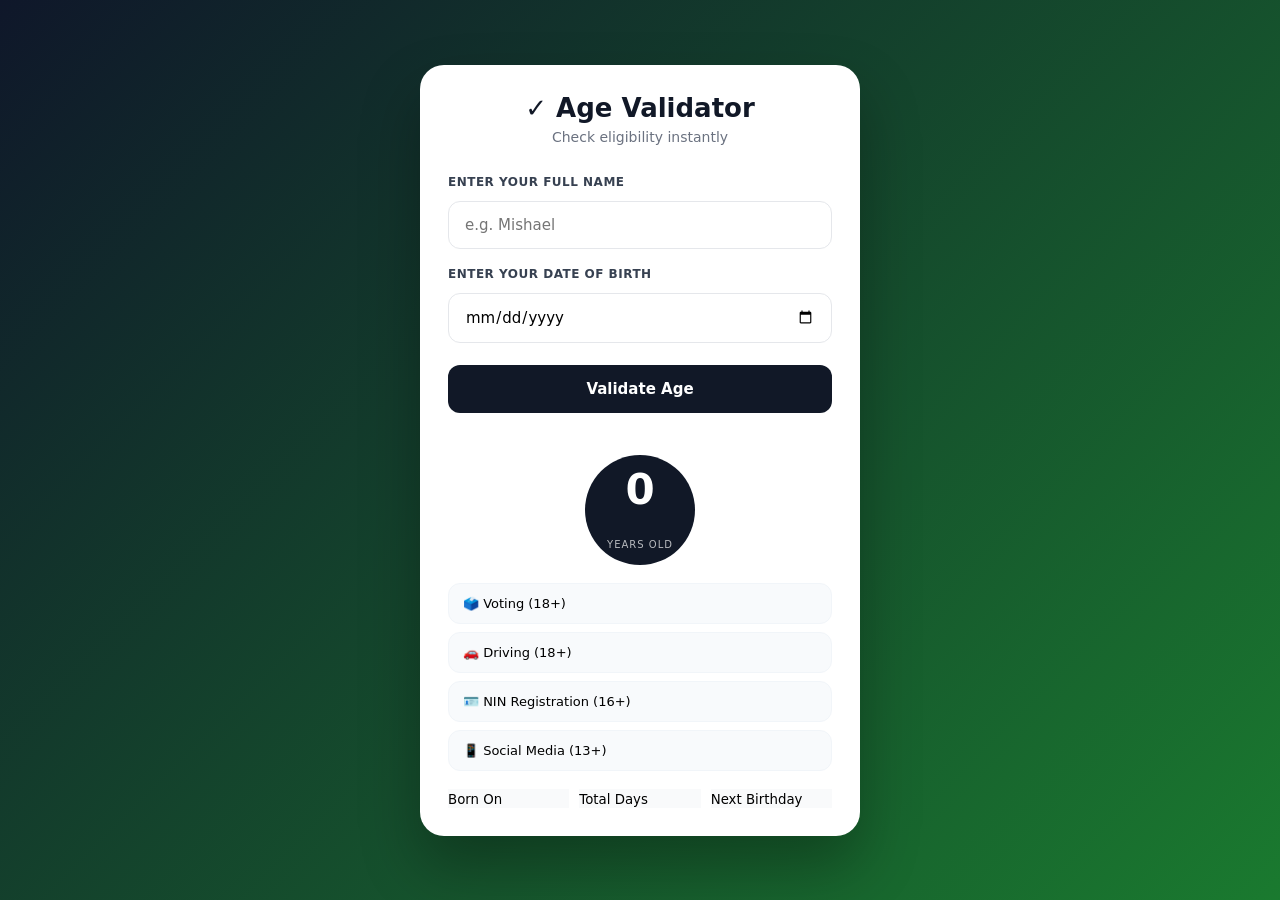
<file: age validator/index.html>
<!DOCTYPE html>
<html lang="en">
<head>
  <meta charset="UTF-8">
  <meta name="viewport" content="width=device-width, initial-scale=1.0">
  <title>Age Validator - DTA</title>
  <link rel="stylesheet" href="index.css">
</head>
<body>

  <div class="container">
    <div class="header">
      <h1>✓ Age Validator</h1>
      <p>Check eligibility instantly</p>
    </div>

    <div class="form-box">
      <label>Enter Your Full Name</label>
      <input type="text" id="nameInput" placeholder="e.g. Mishael">

      <label>Enter Your Date of Birth</label>
      <input type="date" id="dobInput">

      <button id="checkBtn">Validate Age</button>
      <p id="error" class="error"></p>
    </div>

    <div id="resultCard" class="result hidden">
      <div class="age-circle">
        <span id="ageNumber">0</span>
        <small>YEARS OLD</small>
      </div>

      <h2 id="greeting"></h2>
      <p id="category" class="category"></p>

      <div class="checks">
        <div class="check" id="voteCheck"><span>🗳️ Voting (18+)</span><b></b></div>
        <div class="check" id="driveCheck"><span>🚗 Driving (18+)</span><b></b></div>
        <div class="check" id="ninCheck"><span>🪪 NIN Registration (16+)</span><b></b></div>
        <div class="check" id="socialCheck"><span>📱 Social Media (13+)</span><b></b></div>
      </div>

      <div class="stats">
        <div><small>Born On</small><b id="bornOn"></b></div>
        <div><small>Total Days</small><b id="totalDays"></b></div>
        <div><small>Next Birthday</small><b id="nextBirthday"></b></div>
      </div>
    </div>
  </div>

  <script src="index.js"></script>
</body>
</html>
</file>
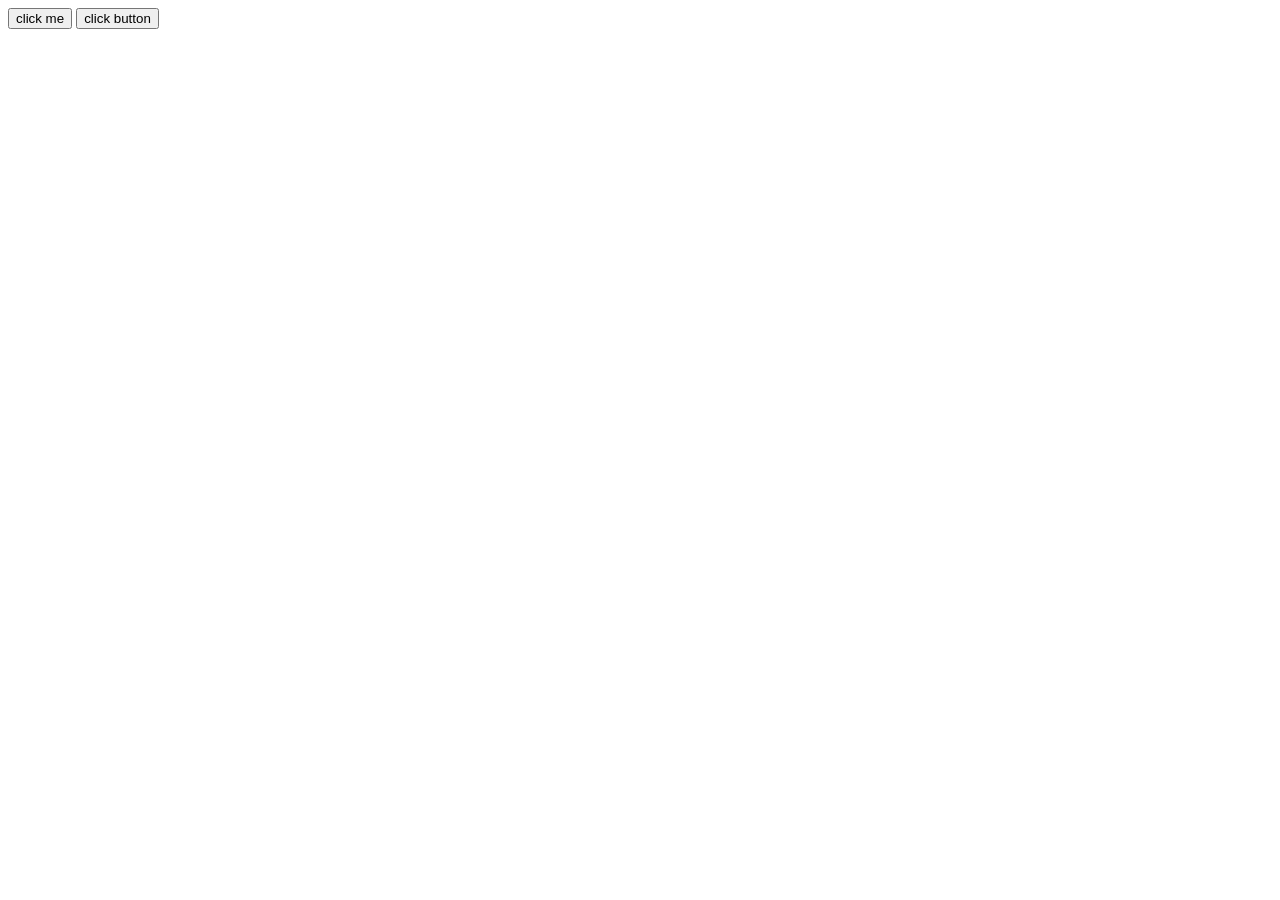
<file: day-1/index.html>
<!DOCTYPE html>
<html lang="en">
<head>
    <meta charset="UTF-8">
    <meta name="viewport" content="width=, initial-scale=1.0">
    <title>Document</title>
</head>
<body>
   <button onclick="alert('you are welcome to my js class')">click me</button>
   <button onclick="prompt('enter your name')">click button</button> 


<script src="index.js"></script>
</body>
</html>
</file>
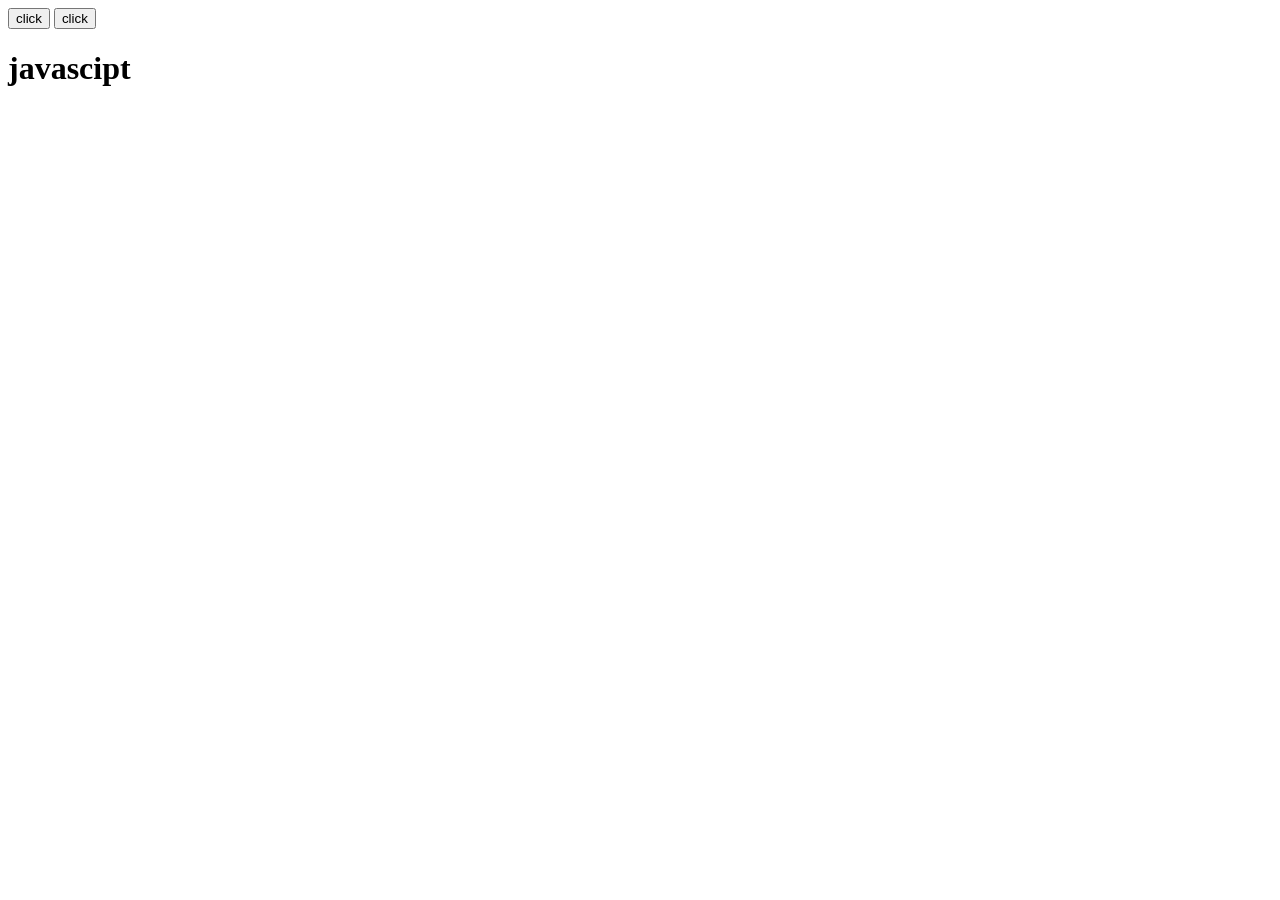
<file: day-3/index.html>
<!DOCTYPE html>
<html lang="en">
<head>
    <meta charset="UTF-8">
    <meta name="viewport" content="width=device-width, initial-scale=1.0">
    <title>Document</title>
</head>
<body>
    <button onclick="alert('you are welcome to my js class')">click</button>
    <button onclick="prompt('enter your age')">click</button>
    <h1>javascipt</h1>
    <script src="index.js"></script>
</body>
</html>
</file>
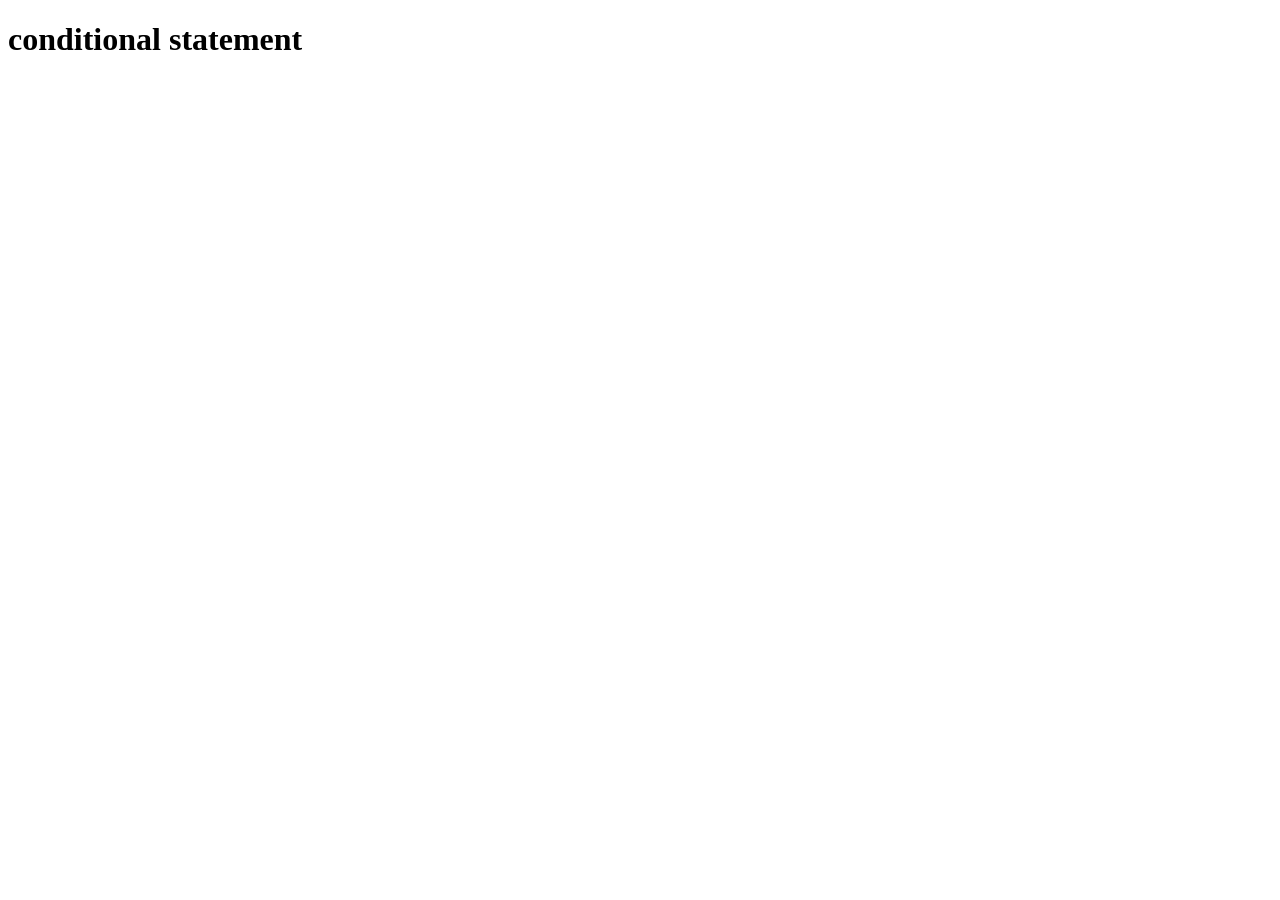
<file: day-4/index.html>
<!DOCTYPE html>
<html lang="en">
<head>
    <meta charset="UTF-8">
    <meta name="viewport" content="width=device-width, initial-scale=1.0">
    <title>Document</title>
</head>
<body>

    <h1>conditional statement</h1>
    <script src="index.js"></script>
</body>
</html>
</file>
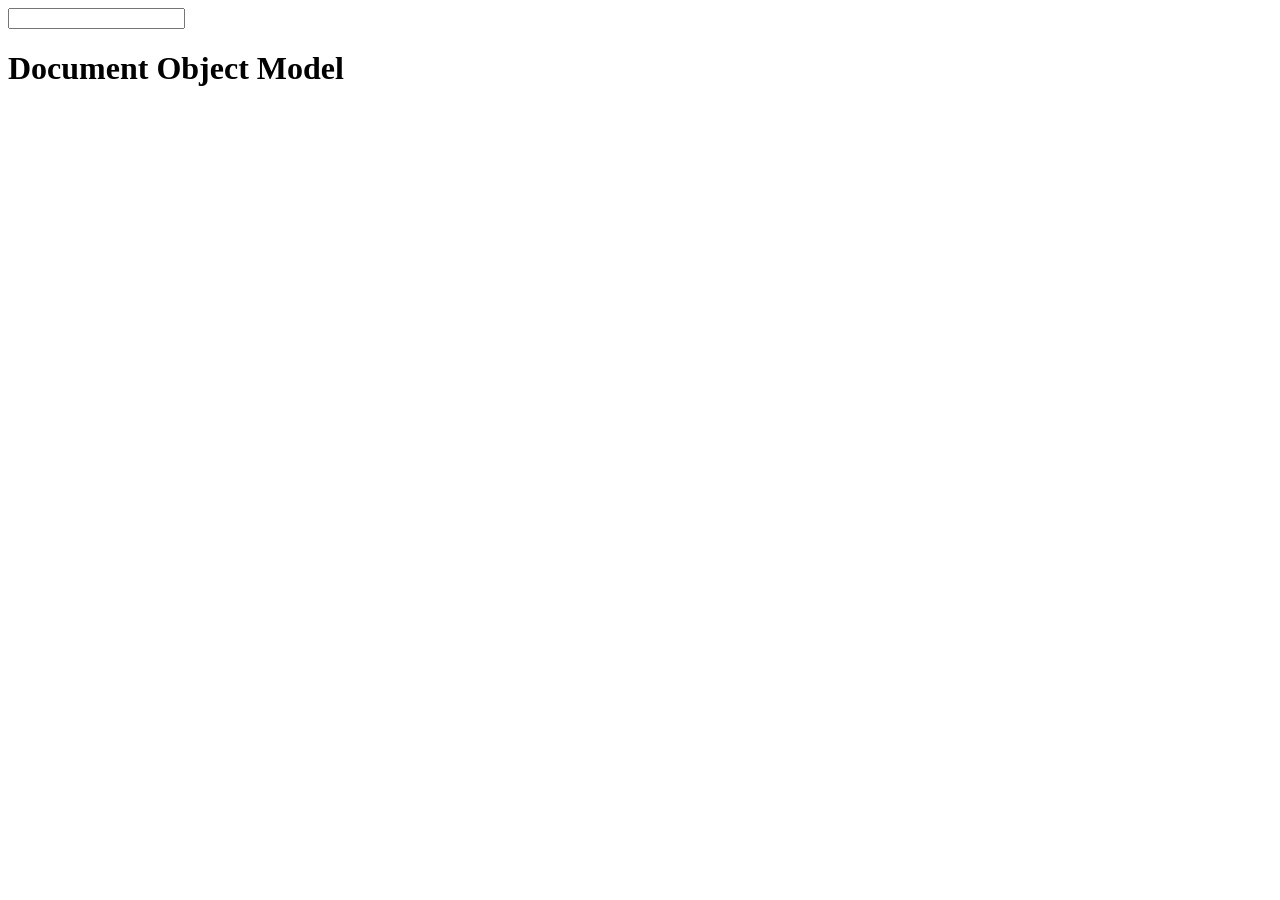
<file: DOM/index.html>
<!DOCTYPE html>
<html lang="en">
<head>
    <meta charset="UTF-8">
    <meta name="viewport" content="width=device-width, initial-scale=1.0">
    <title>Document</title>
</head>
<body>
    <input type="text" name="" id="firstname">
    <h1>Document Object Model</h1>
    <script src="index.js"></script>
</body>
</html>
</file>
<file: age validator/index.css>
* { margin:0; padding:0; box-sizing:border-box; font-family: Inter, system-ui, sans-serif; }

body {
  min-height: 100vh;
  background: linear-gradient(135deg, #0f172a, #1a7a2f);
  display: grid;
  place-items: center;
  padding: 20px;
}

.container {
  width: 100%;
  max-width: 440px;
  background: white;
  border-radius: 24px;
  padding: 28px;
  box-shadow: 0 30px 60px rgba(0,0,0,0.3);
}

.header { text-align: center; margin-bottom: 24px; }
.header h1 { font-size: 26px; font-weight: 800; color: #111827; }
.header p { color: #6b7280; font-size: 14px; margin-top: 6px; }

.form-box { display: flex; flex-direction: column; gap: 12px; }
.form-box label { font-size: 12px; font-weight: 700; color: #374151; text-transform: uppercase; letter-spacing: 0.5px; margin-top: 6px; }

input {
  padding: 14px 16px;
  border-radius: 12px;
  border: 1.5px solid #e5e7eb;
  font-size: 15px;
  outline: none;
  transition: 0.2s;
}
input:focus { border-color: #1a7a2f; background: #f0fdf4; }

button {
  margin-top: 10px;
  background: #111827;
  color: white;
  border: none;
  padding: 15px;
  border-radius: 12px;
  font-size: 15px;
  font-weight: 700;
  cursor: pointer;
  transition: 0.2s;
}
button:hover { background: #1a7a2f; transform: translateY(-1px); }

.error { color: #ef4444; font-size: 13px; text-align: center; margin-top: 6px; }

.result { margin-top: 24px; animation: slideUp 0.4s ease; }
@keyframes slideUp { from { opacity:0; transform: translateY(20px);} to { opacity:1; transform: translateY(0);} }

.age-circle {
  width: 110px; height: 110px;
  background: #111827;
  color: white;
  border-radius: 50%;
  display: grid;
  place-items: center;
  margin: 0 auto 16px;
}
.age-circle span { font-size: 42px; font-weight: 800; line-height: 1; }
.age-circle small { font-size: 10px; letter-spacing: 1px; opacity: 0.7; }

#greeting { text-align: center; font-size: 20px; }
.category { text-align: center; color: #1a7a2f; font-weight: 700; margin: 6px 0 18px; font-size: 14px; }

.checks { display: flex; flex-direction: column; gap: 8px; }
.check {
  display: flex; justify-content: space-between; align-items: center;
  background: #f8fafc; border: 1px solid #f1f5f9;
  padding: 12px 14px; border-radius: 12px;
  font-size: 13px;
}
.check b { font-size: 12px; padding: 4px 10px; border-radius: 20px; }
.allowed { background: #dcfce7; color: #166534; }
.denied { background: #fee2e2; color: #991b1b; }

.stats { display: grid; grid-template-columns: 1fr 1fr 1fr; gap: 10px; margin-top: 18px; }
.stats div { background: #f9fafb}
</file>
